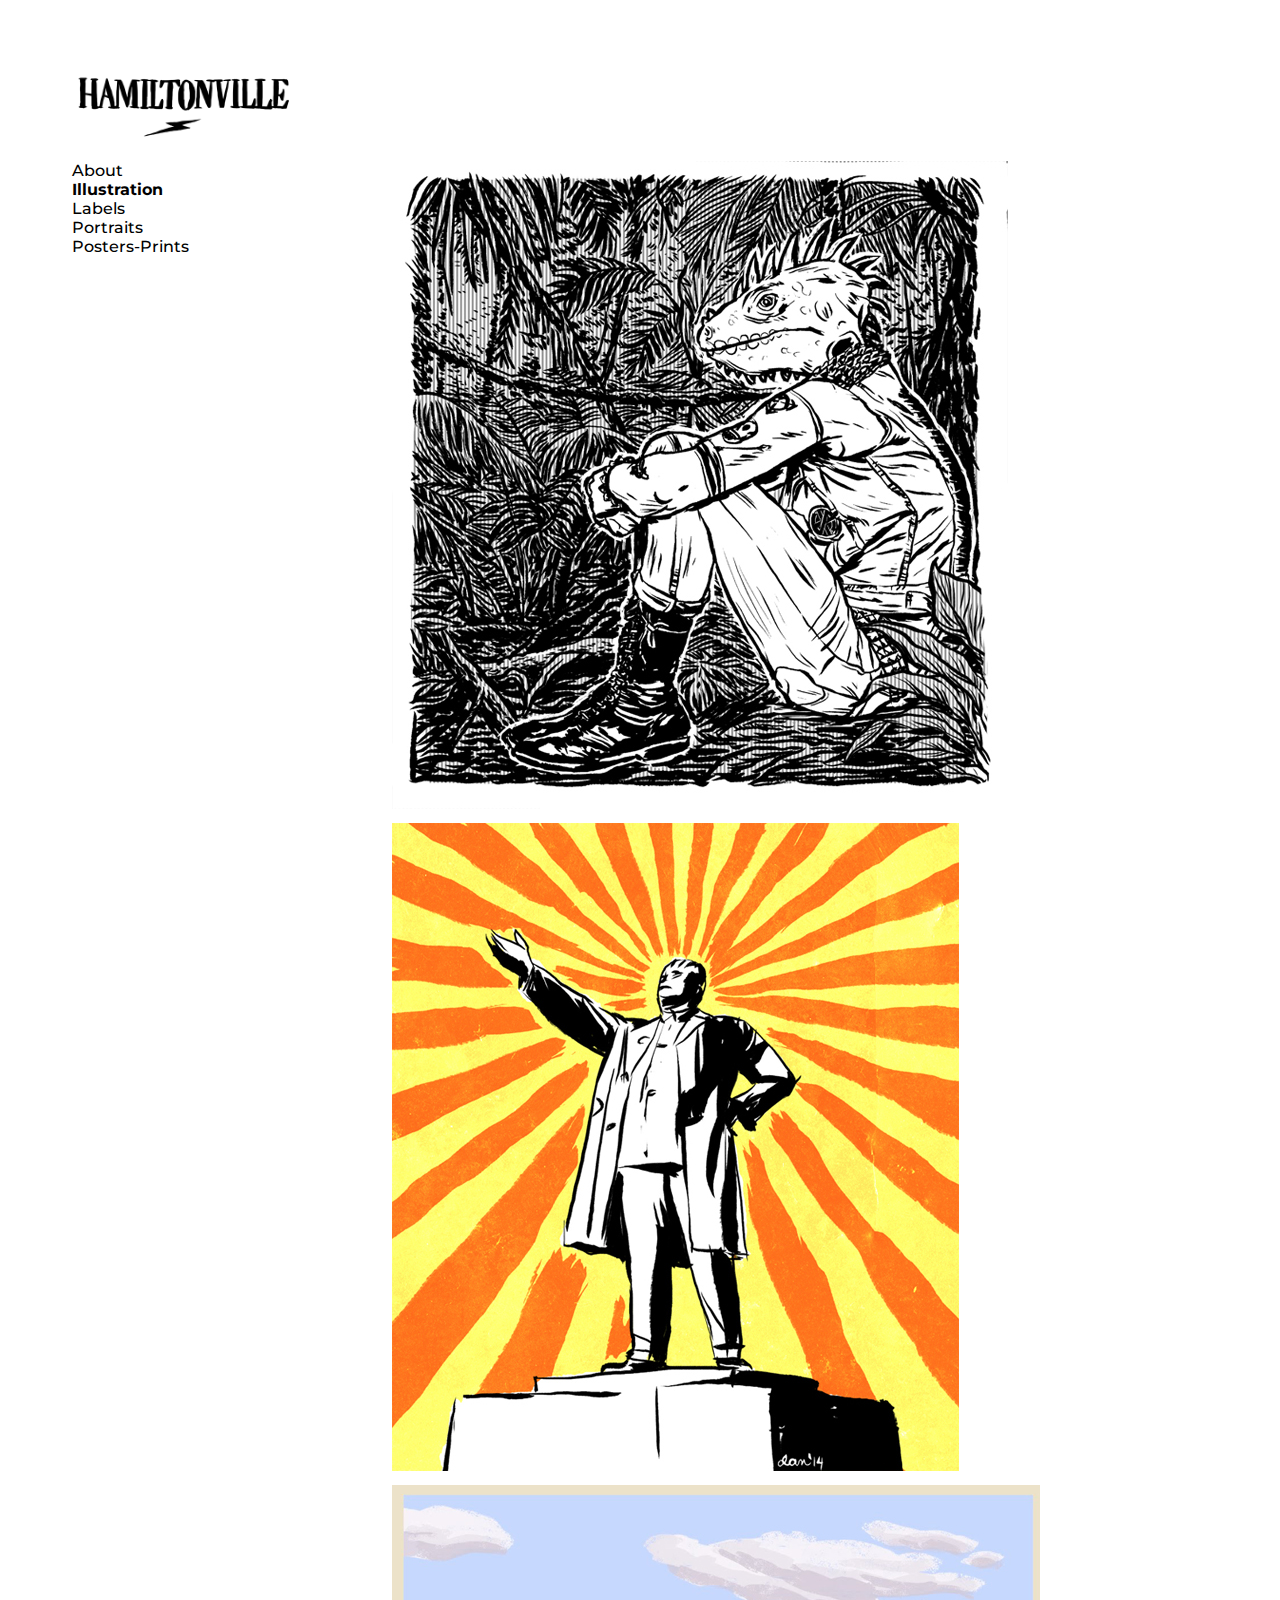
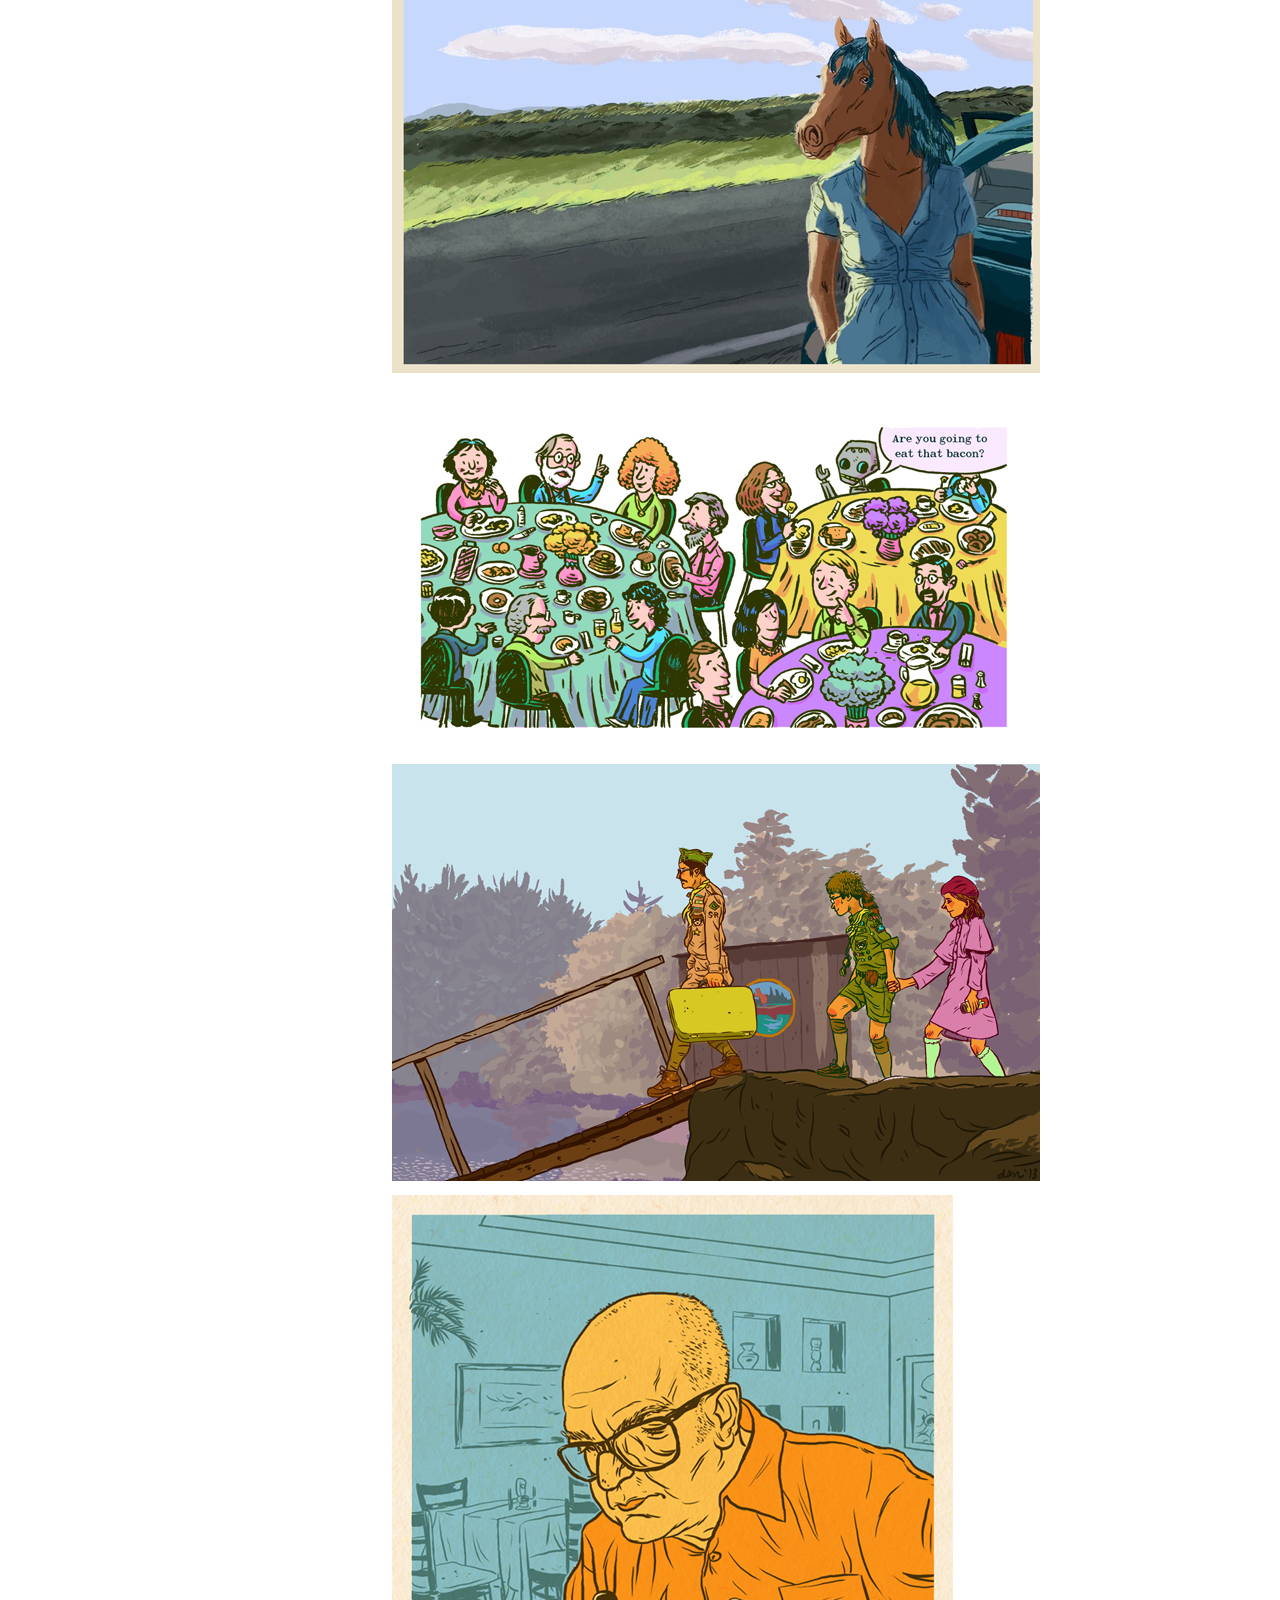
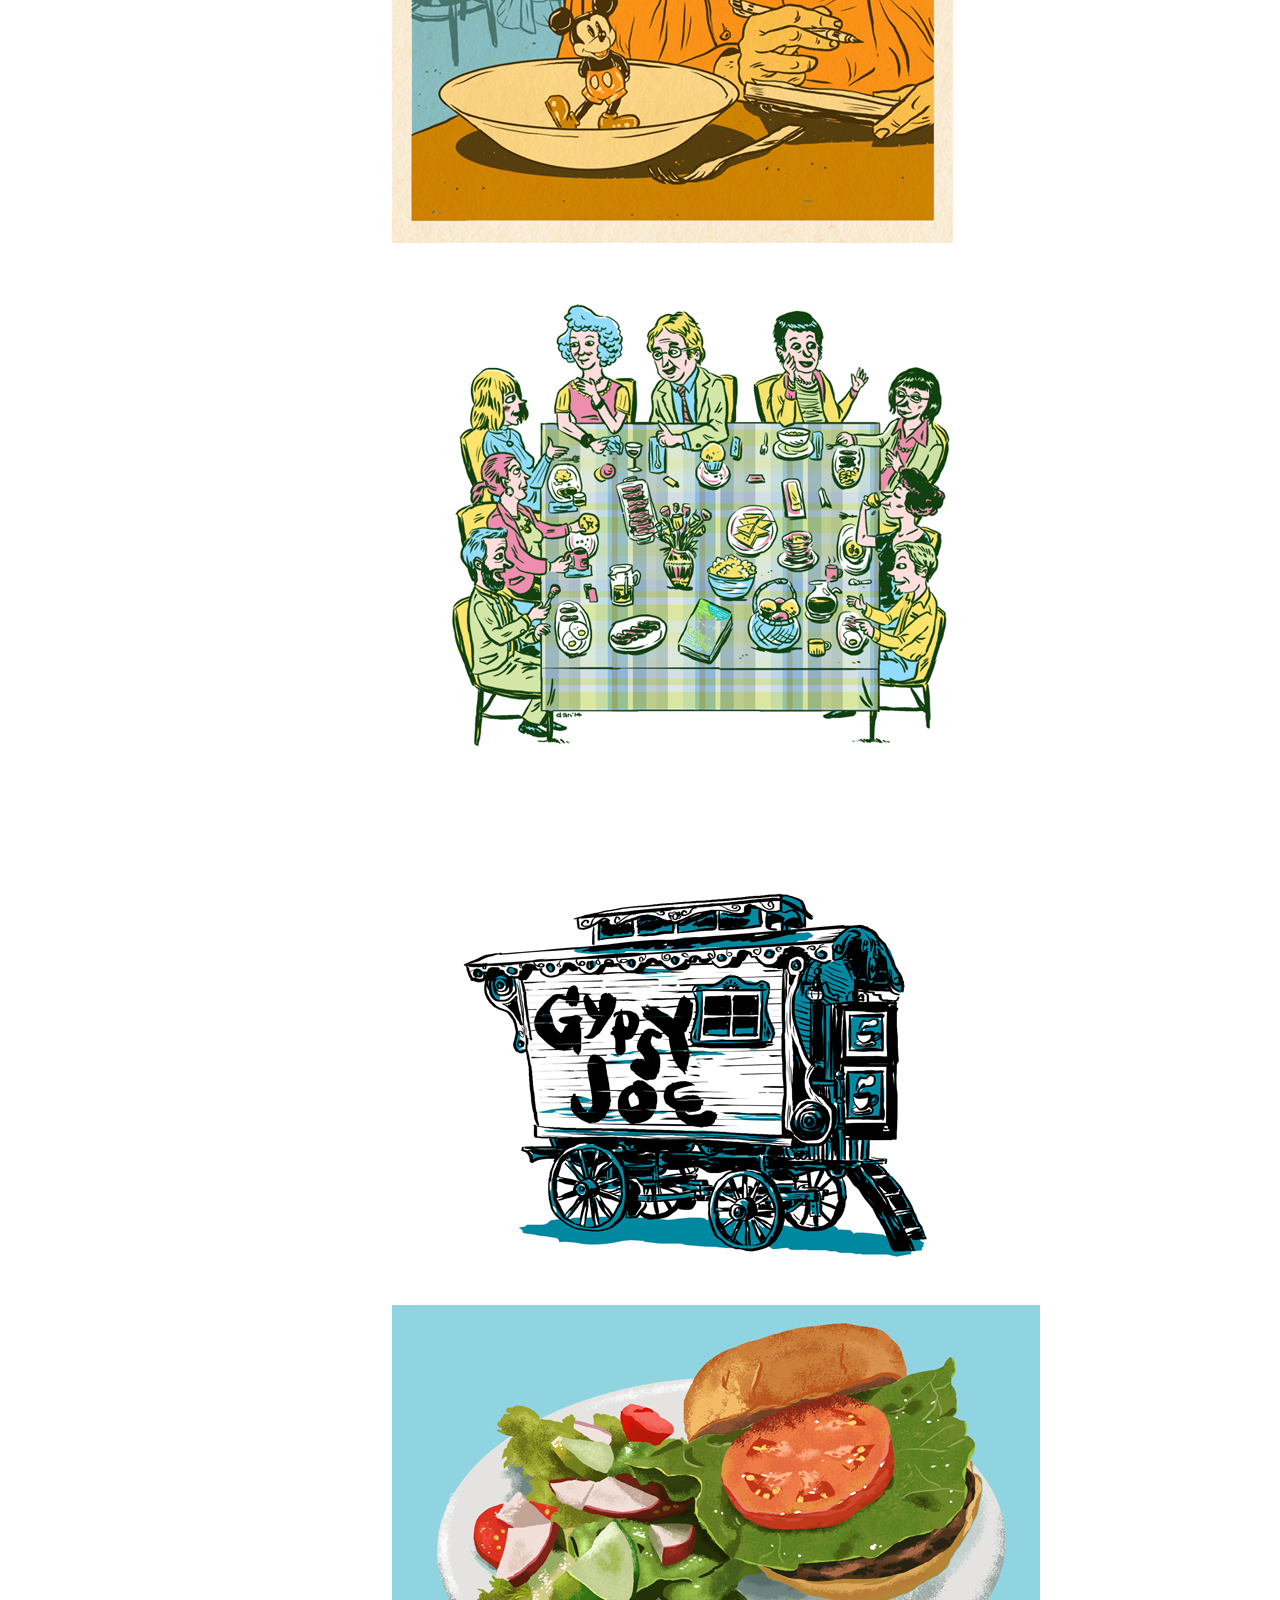
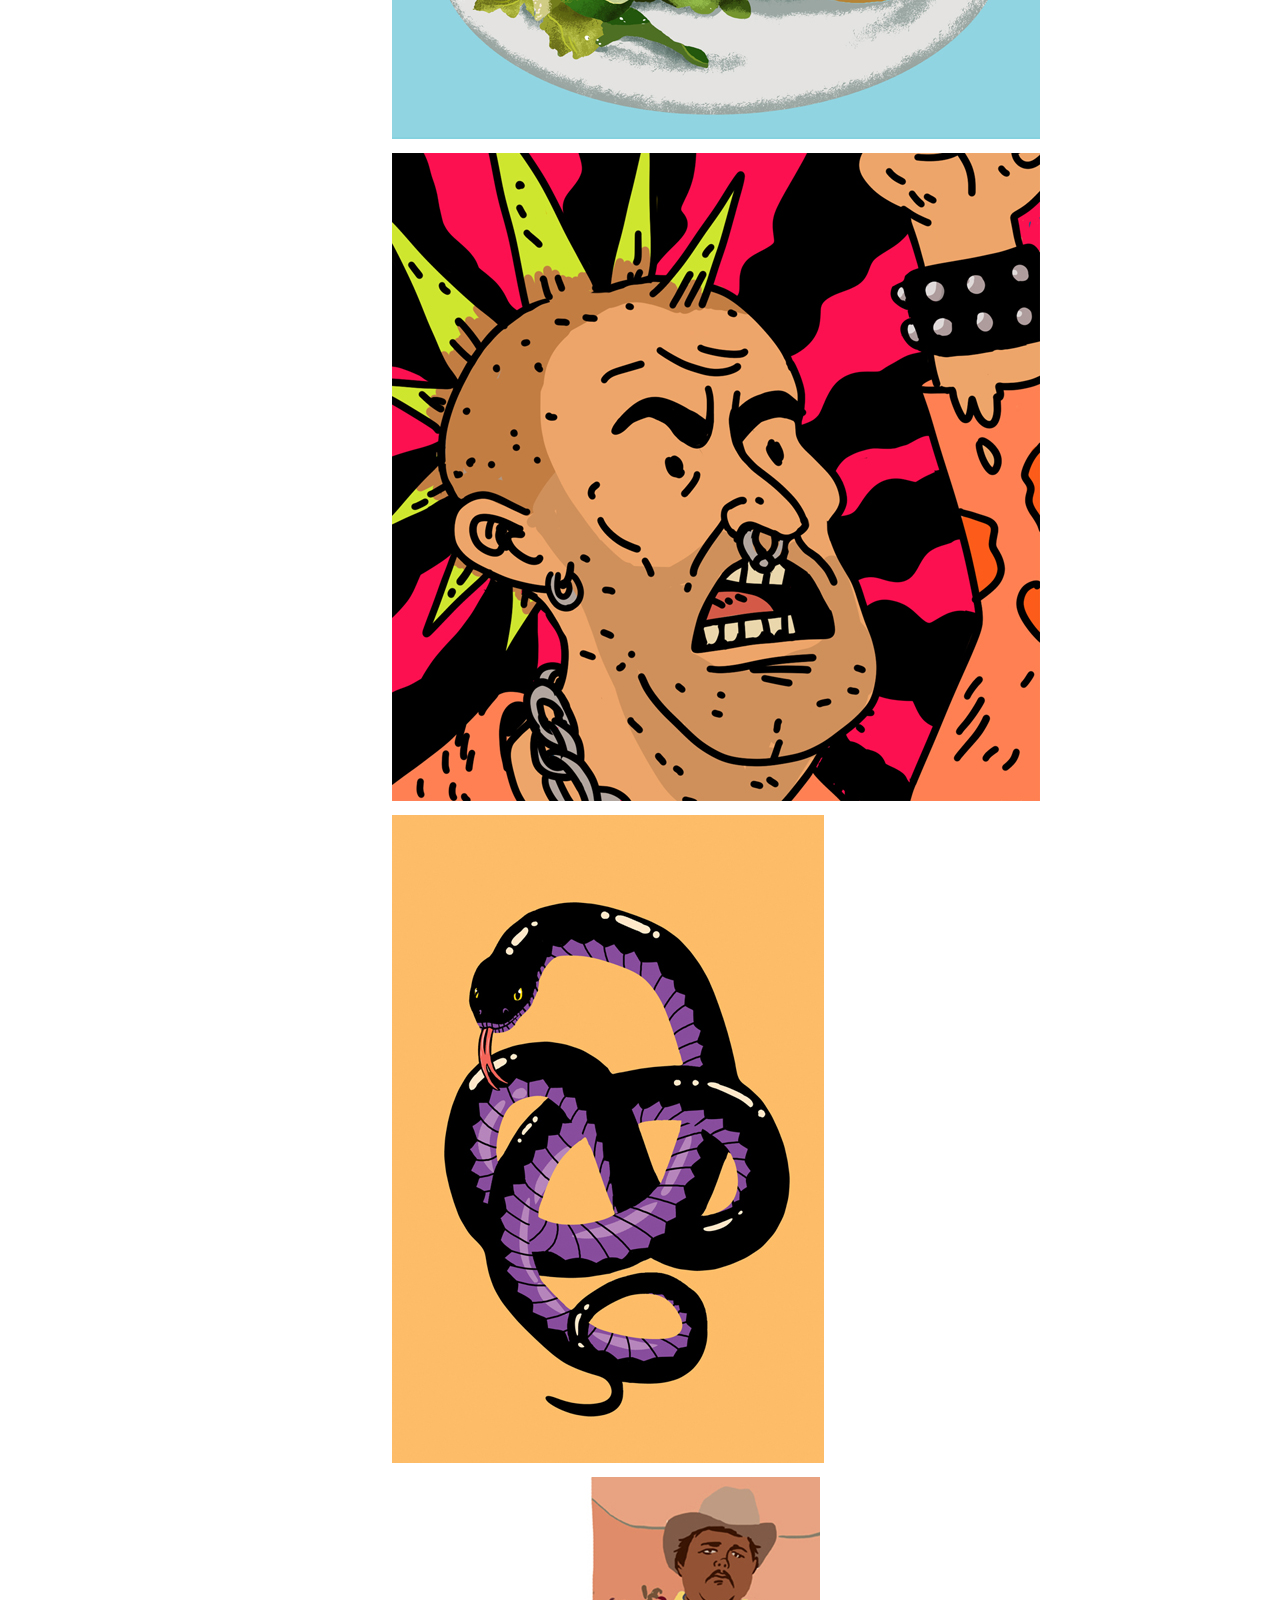
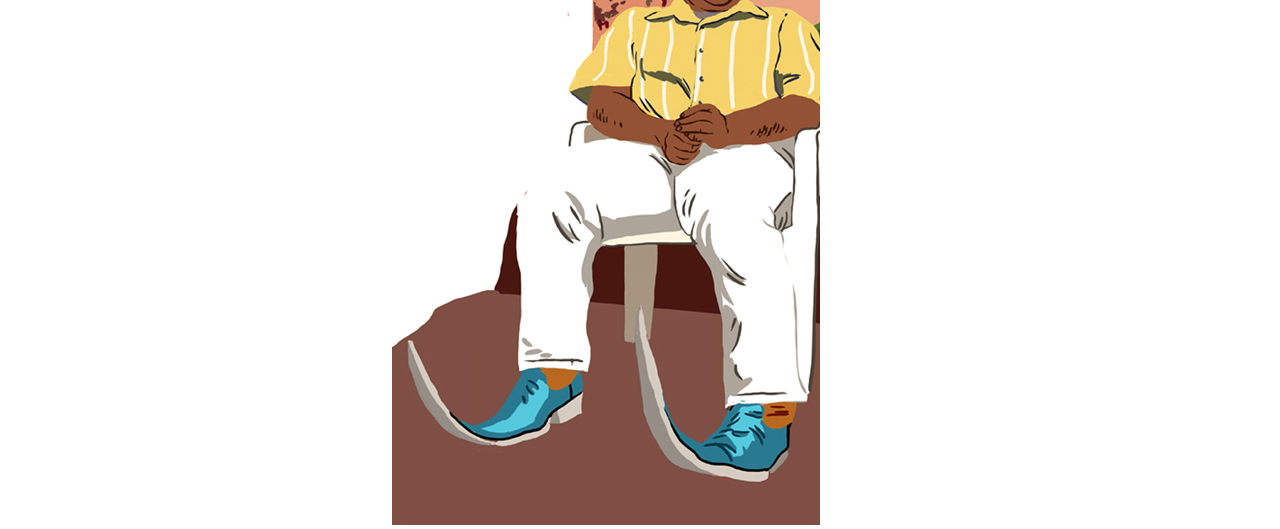
<file: index.html>
<!DOCTYPE html>

<html>
    <head>
        <meta charset="UTF-8">
        <meta name='viewport' content="width=device-width, initial-scale=1">
        <title>Hamiltonville Art</title>
        <link href="https://fonts.googleapis.com/css?family=Montserrat:400,500,600,700,800" rel="stylesheet"> 
        <link rel="stylesheet" href="css/main.css">
    </head>

    <body>
        <section id="hva_navigation">
            <header>
                <img src="assets/header.png" alt="Hamiltonville" decoding="sync">
            </header>
            <nav id="hva_main-nav"></nav>
        </section>
        
        <section id="hva_main"></section>

        <section id="hva_loading">
            <img src="assets/loading.gif" alt="Content is loading. Be with you in a second or two." decoding="sync">
        </section>

        <footer></footer>

        <script src="js/main.js"></script>
        <script src="js/simpleLogger.js"></script>
        <script src="js/ajax.js"></script>
        <script src="js/imageLoader.js"></script>
        <script src="js/catBuilder.js"></script>
        <script src="js/navBuilder.js"></script>
    </body>
</html>
</file>
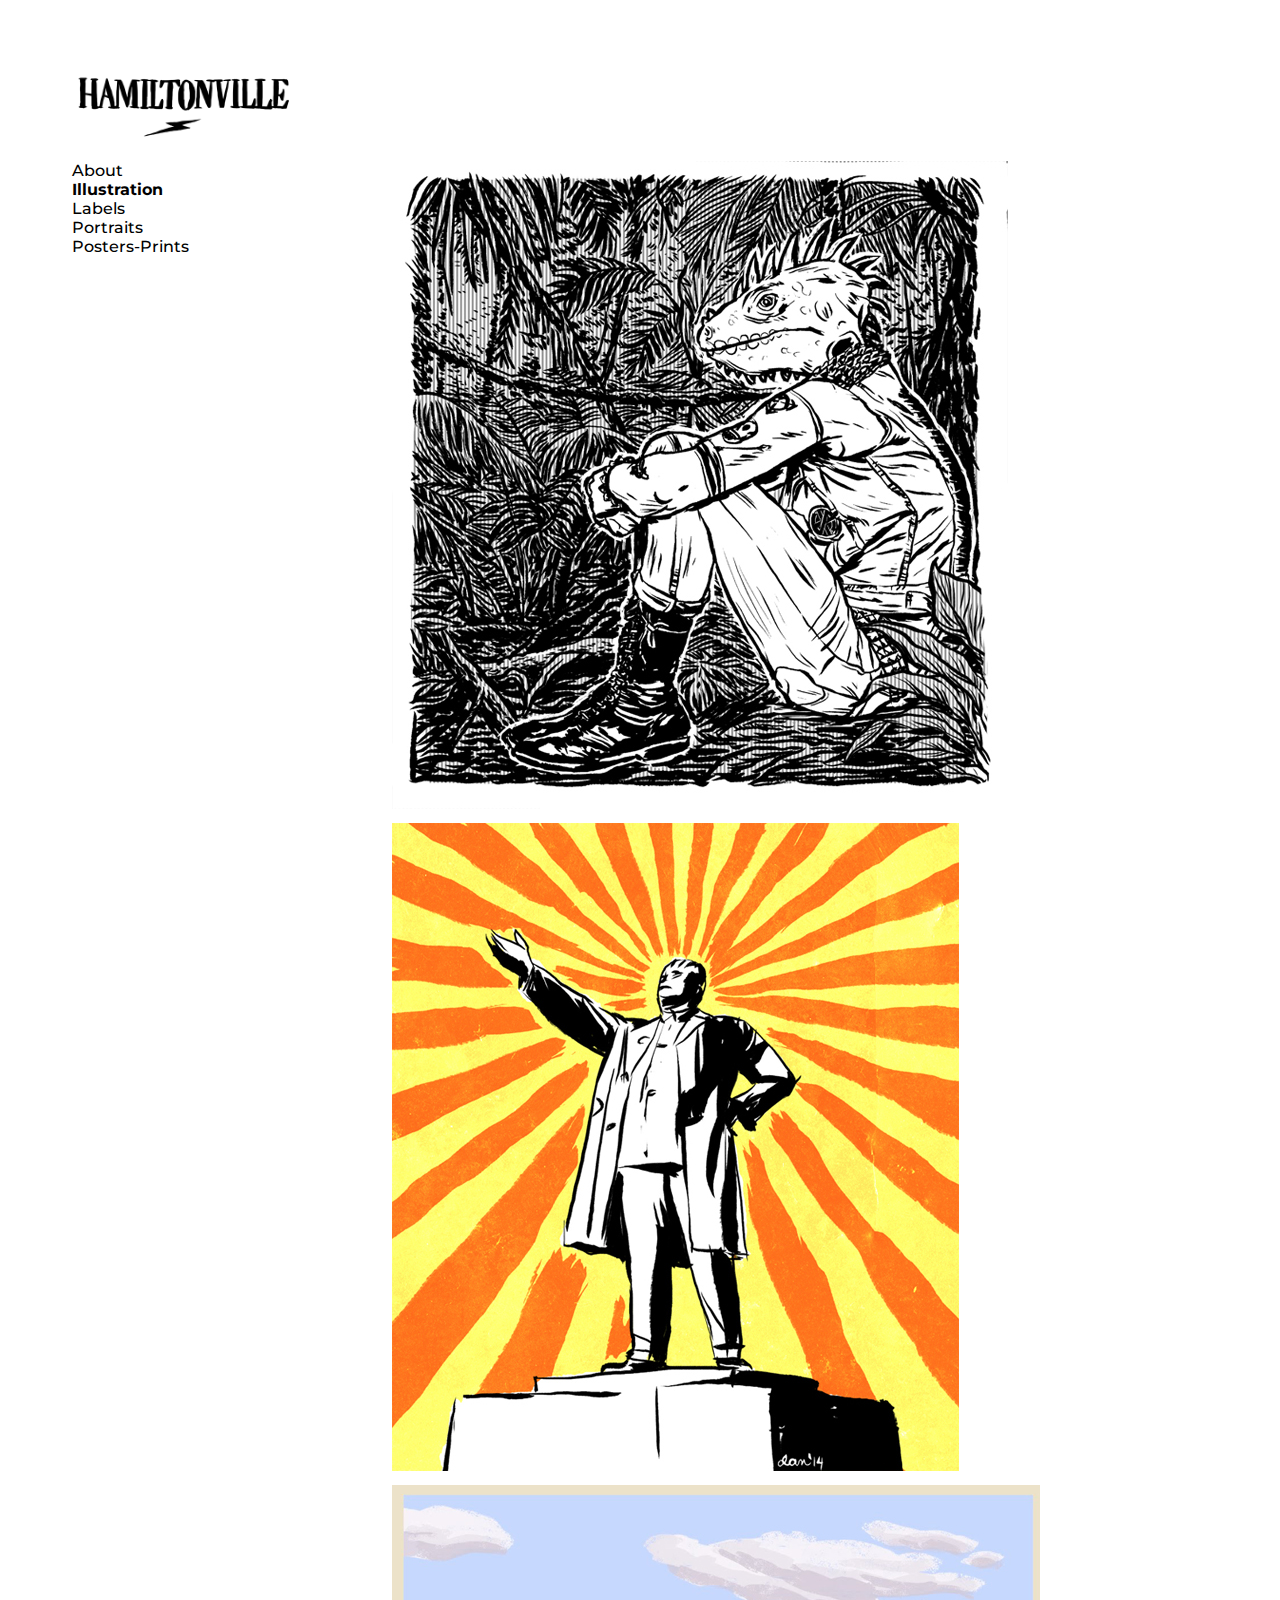
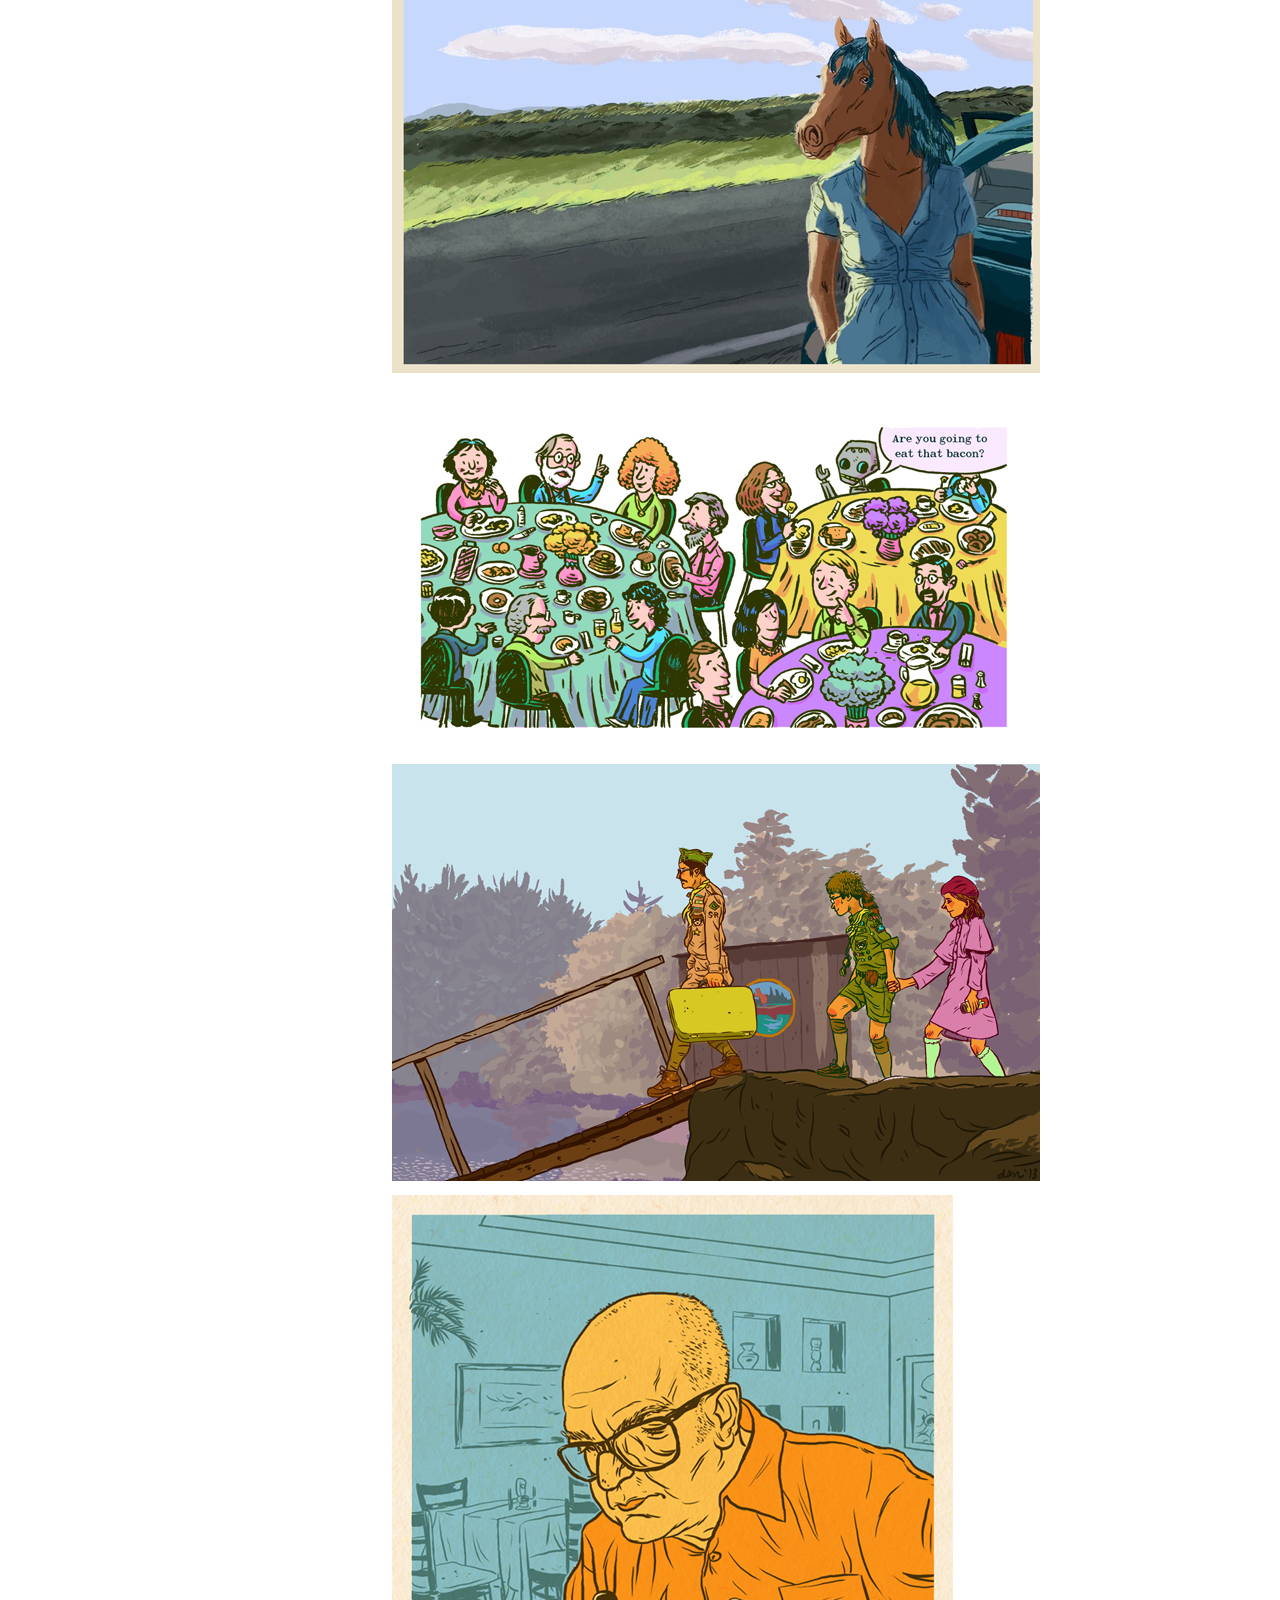
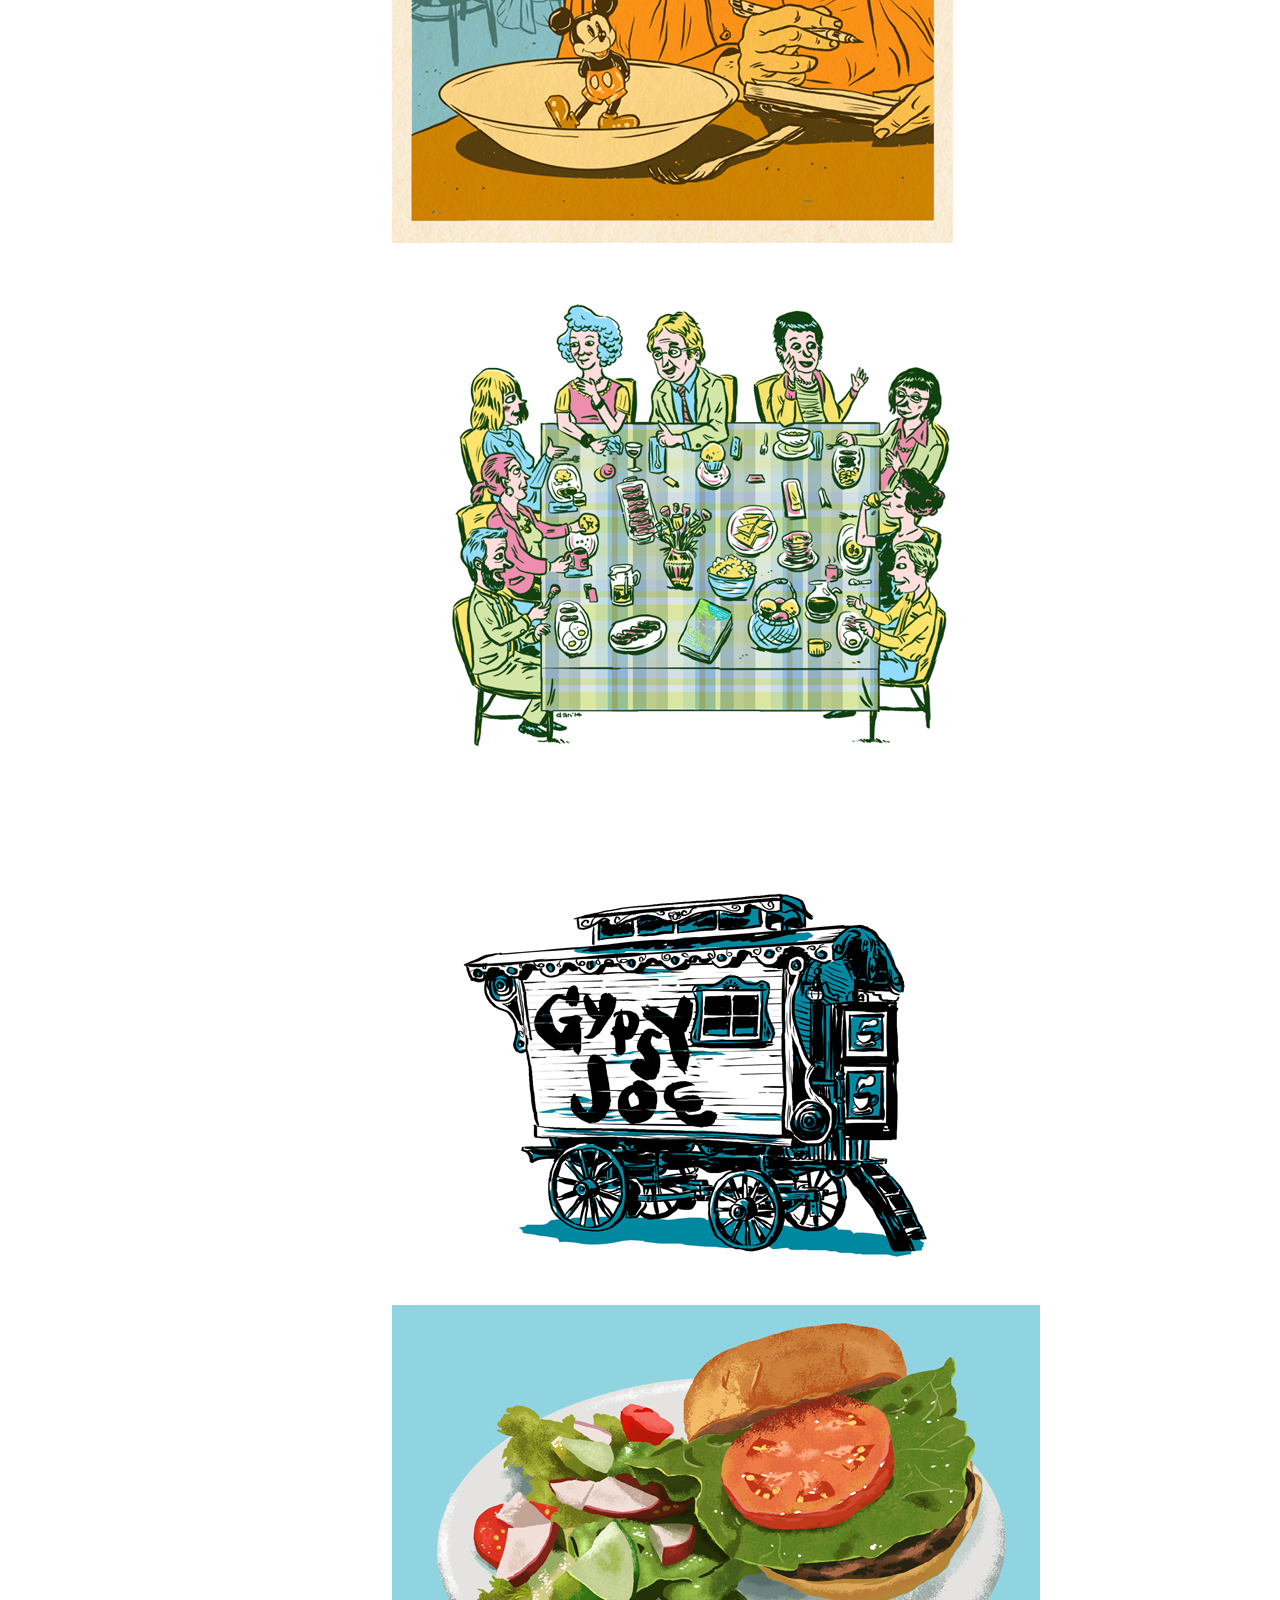
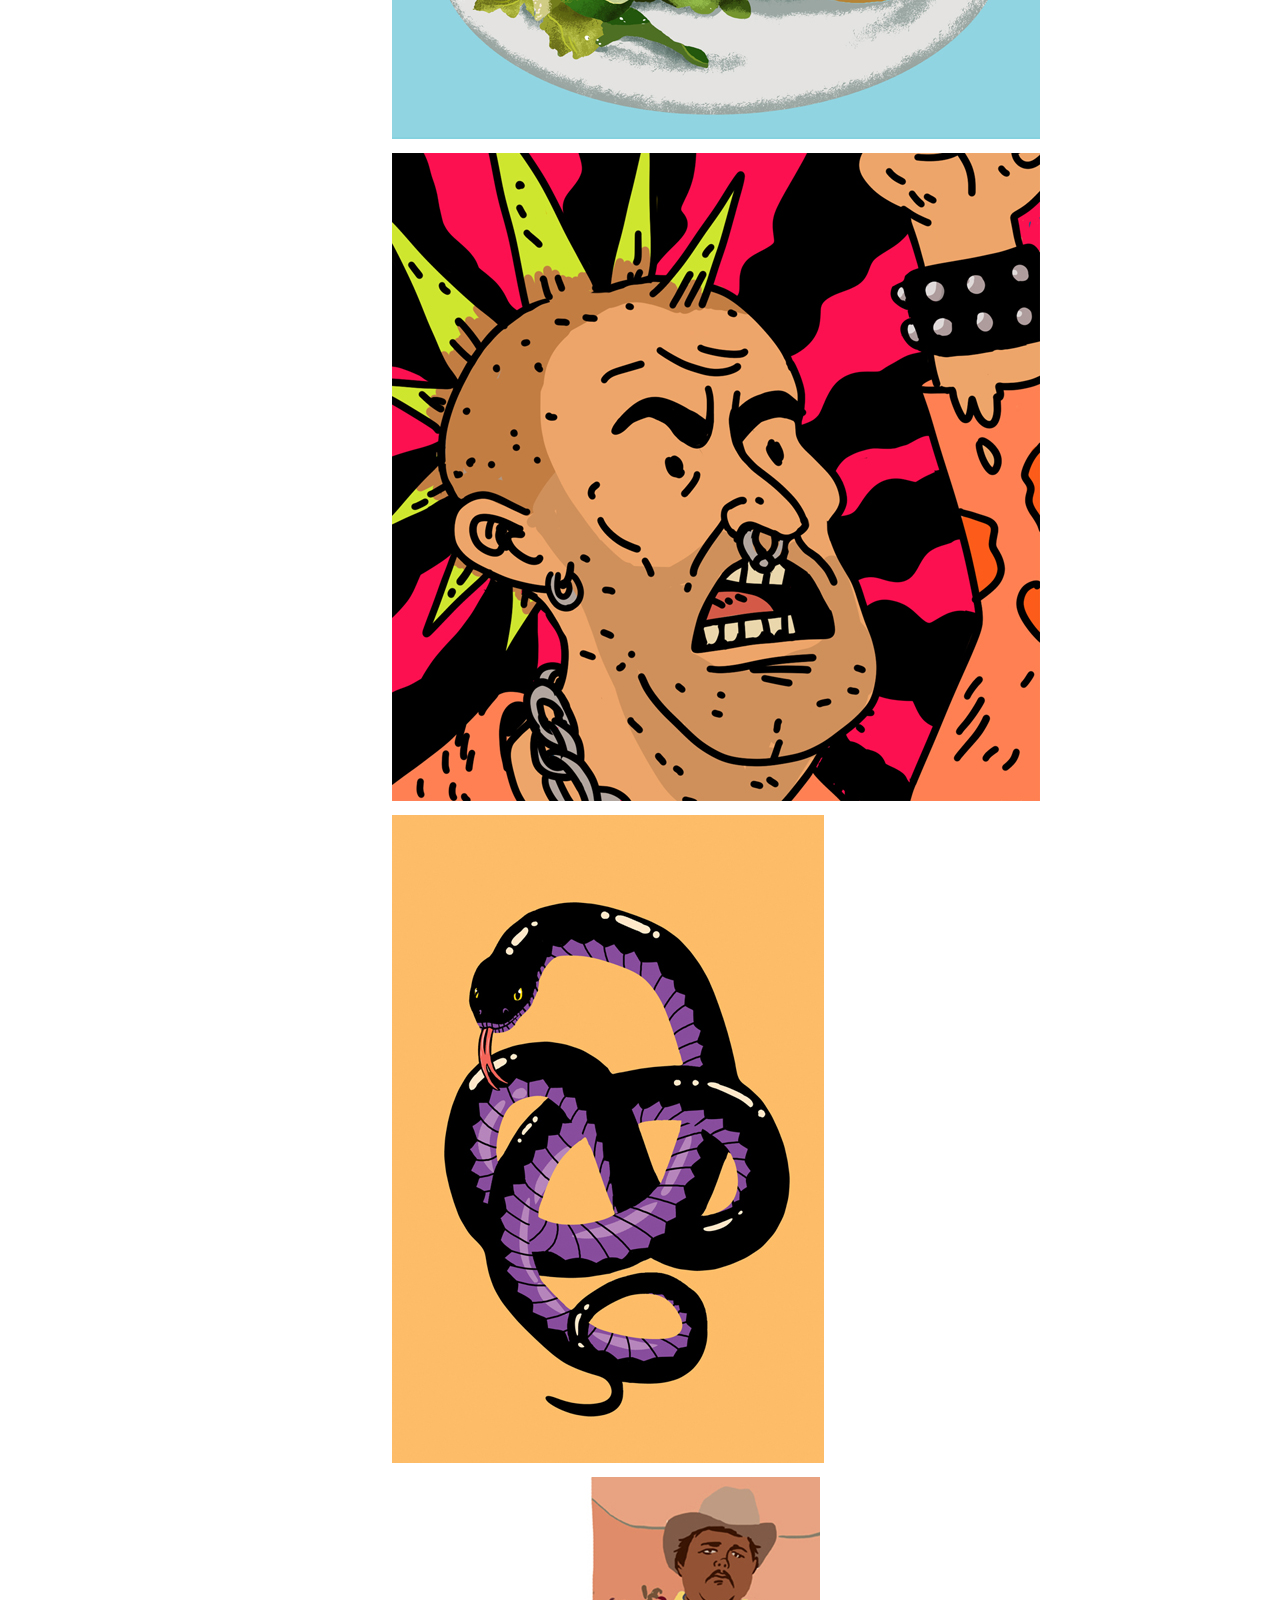
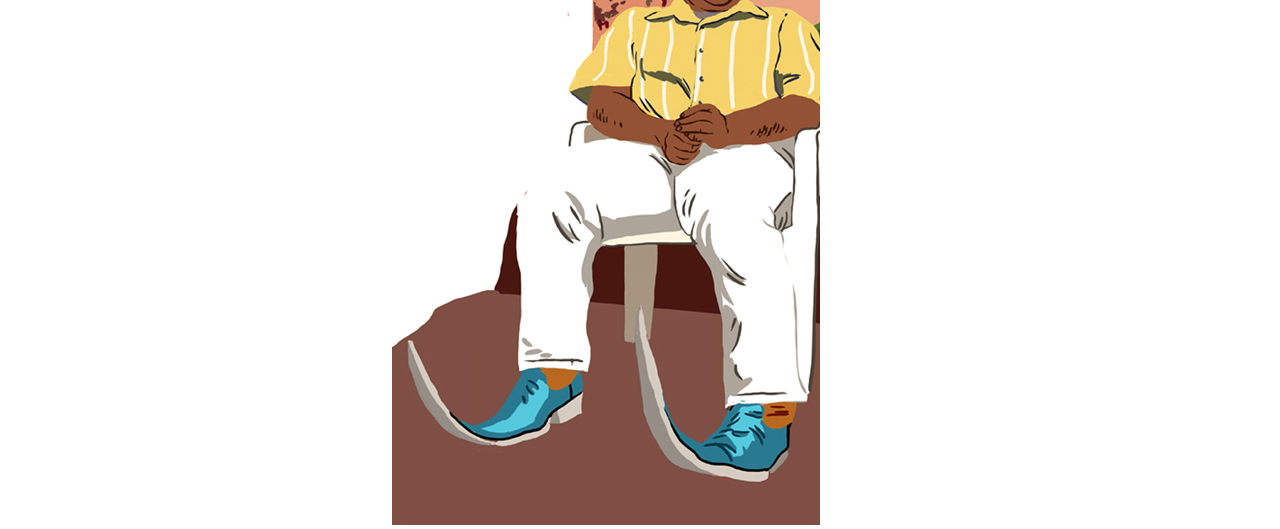
<file: css/index.html>
<!DOCTYPE html>

<html>
    <head>
        <title>HamiltonvilleArt</title>
        <meta http-equiv="refresh" content="0; URL=/" />
    </head>

    <body>
        <script>
            (() => {
                window.location = '/';
            })();
        </script>
    </body>
</html>
</file>
<file: css/main.css>
html, 
body {
    background-color: white;
    position: relative;
    width: 100%;
    height: 100%;
    font-family: 'Montserrat', sans-serif;
}

header img {
    height: 100px;
}

header {
    position: absolute;
    top: 5%;
    left: 5%;
}

nav {
    font-weight: 500;
    cursor: pointer;

    position: absolute;
    top: 17%;
    left: 5%;
}

/*
 * Nav Links
 */

 .hva_cat-link:hover,
 .hva_cat-link.active {
    font-weight: 700;
 }

/*
 * Animated "Loading" Gif 
 */

#hva_loading img {
      height: 100px;
      width: 100px;
}

#hva_loading {
    position: absolute;
    top: 50%;
    left: 50%;
    margin: -50px 0 0 -50px;
}

/*
 * Category Images 
 */

#hva_main {
     position: absolute;
     top: 17%;
     left: 30%;
 }

.hva_cat-img-wrap {
    border: none;
    margin-bottom: 10px; 
}

.hva_cat-img-wrap.first {
    margin-top: 0;
}

.hva_cat-img-wrap.last {
    margin-bottom: 0;
} 

.hva_cat-img {
    border: none;
}

.hva_cat-img-caption {
    font-weight: 500;
}

.hva_cat-img-caption.empty {
    display: none;
}

/*
 * Responsive
 */
 @media (max-width: 800px) {
    header {
        position: relative;
        top: 0;
        left: 0;
    }
    
    nav {
        position: relative;
        top: 0;
        left: 0;
    }

    #hva_main {
        text-align: center;
        position: relative;
        top: 0;
        left: 0;
    }

    #hva_navigation {
        text-align: center;
        margin-bottom: 10px;
    }
 }
</file>
